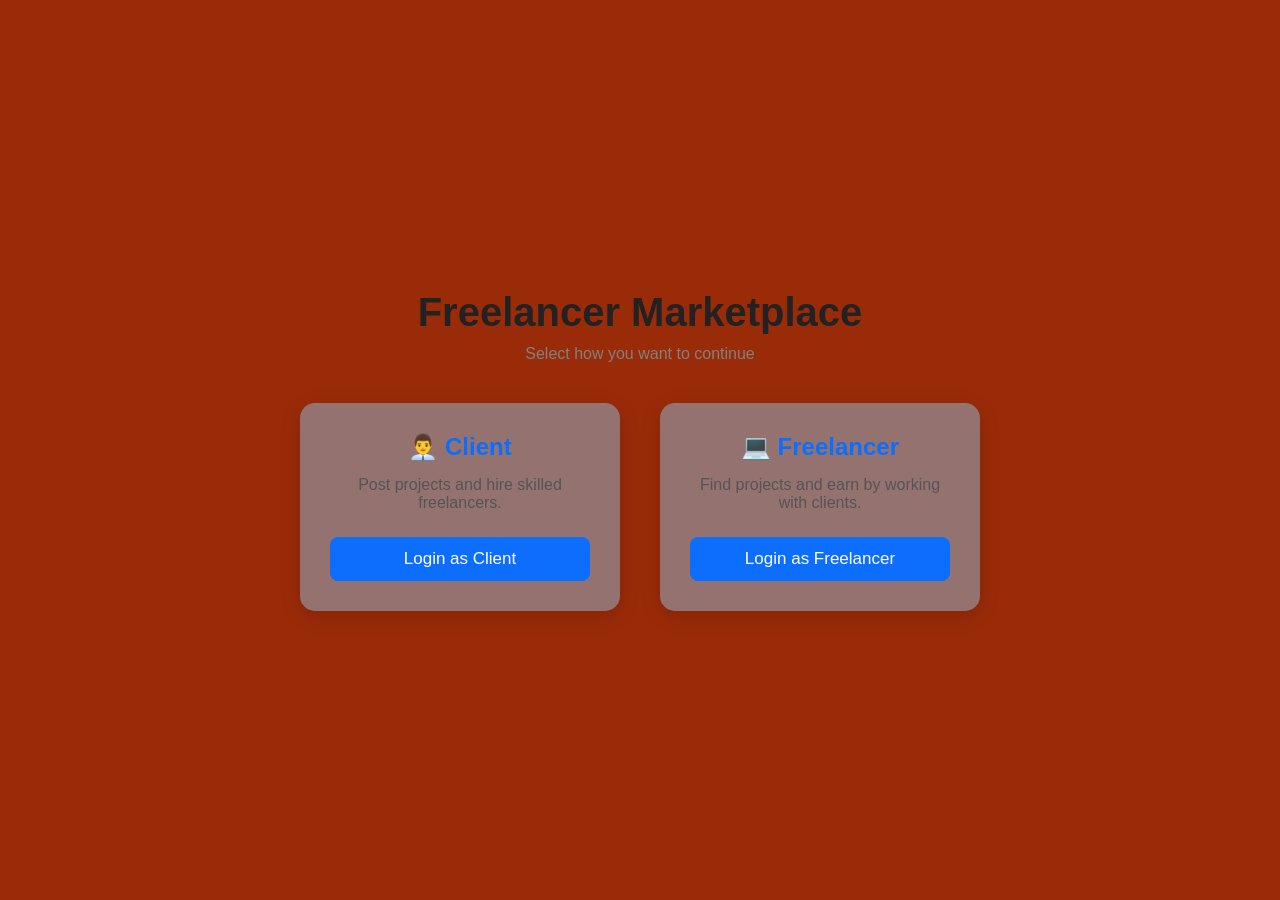
<file: index.html>
<!DOCTYPE html>
<html lang="en">
<head>
    <meta charset="UTF-8">
    <meta name="viewport" content="width=device-width, initial-scale=1.0">
    <title>Freelancer Marketplace</title>
    <link rel="stylesheet" href="style.css">
</head>
<body>

<div class="container">

    <h1>Freelancer Marketplace</h1>
    <p>Select how you want to continue</p>

    <div class="cards">

        <div class="card">
            <h2>👨‍💼 Client</h2>
            <p>Post projects and hire skilled freelancers.</p>

            <button onclick="location.href='client-login.html'">
                Login as Client
            </button>
        </div>

        <div class="card">
            <h2>💻 Freelancer</h2>
            <p>Find projects and earn by working with clients.</p>

            <button onclick="location.href='freelancer-login.html'">
                Login as Freelancer
            </button>
        </div>

    </div>

</div>

</body>
</html>
</file>
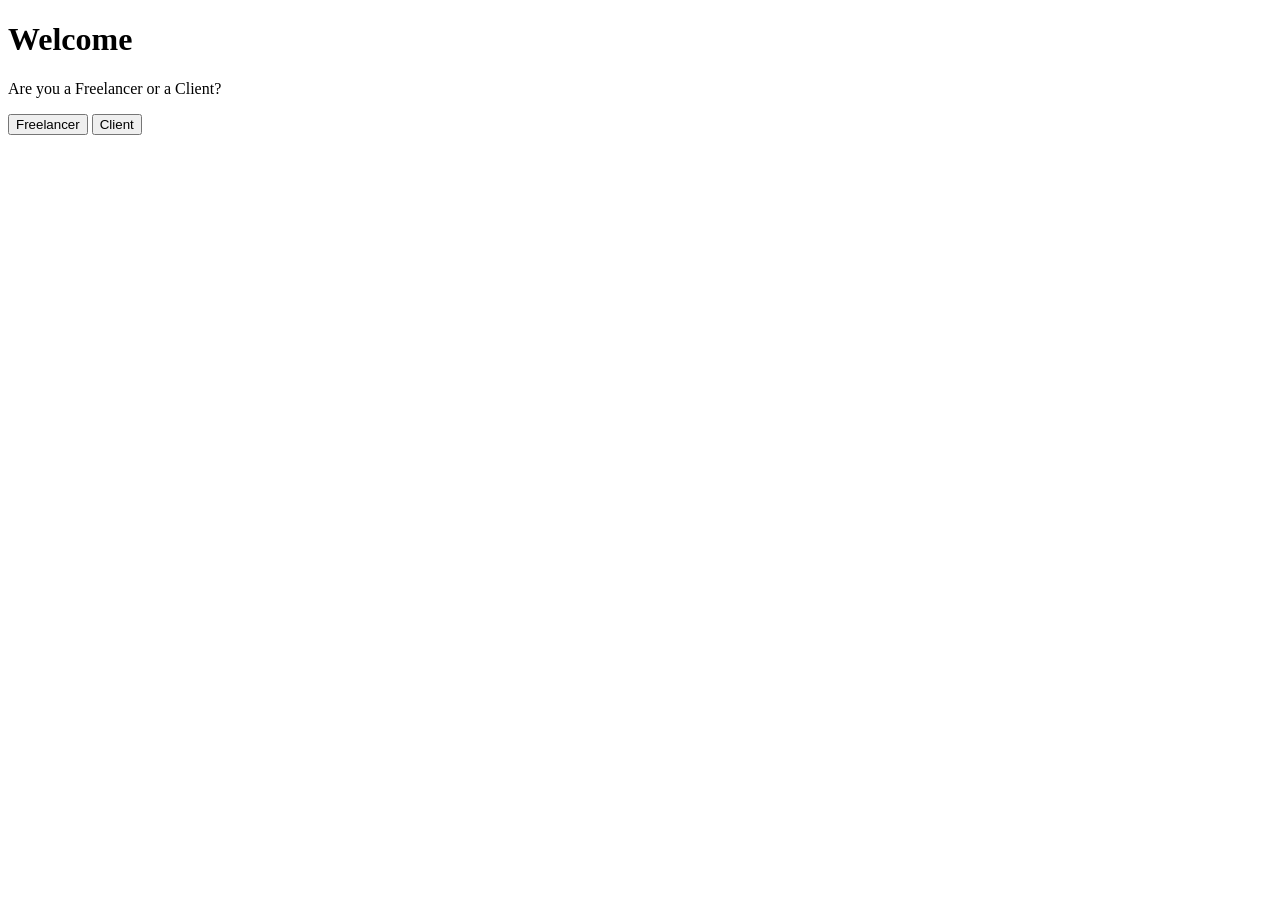
<file: home page.html>
<!DOCTYPE html>
<html>
<head>
    <title>Freelancing Platform</title>
    <!-- <link rel="stylesheet" href="c.css"> -->
</head>

<body>

    <div class="container">

        <h1>Welcome</h1>
        <p>Are you a Freelancer or a Client?</p>

        <button class="freelancer">Freelancer</button>

        <button class="client">Client</button>

    </div>

</body>
</html>
</file>
<file: style.css>
*{
    margin:0;
    padding:0;
    box-sizing:border-box;
    font-family:Arial, Helvetica, sans-serif;
}

body{
    background:#9A2B09;
    height:100vh;
    display:flex;
    justify-content:center;
    align-items:center;
}

.container{
    text-align:center;
}

.container h1{
    font-size:40px;
    color:#222;
    margin-bottom:10px;
}

.container p{
    color:gray;
    margin-bottom:40px;
}

.cards{
    display:flex;
    gap:40px;
}

.card{
    width:320px;
    background:#94726F;
    padding:30px;
    border-radius:15px;
    box-shadow:0 5px 20px rgba(0,0,0,.15);
    transition:.3s;
}

.card:hover{
    transform:translateY(-10px);
}

.card h2{
    color:#0d6efd;
    margin-bottom:15px;
}

.card p{
    color:#555;
    margin-bottom:25px;
}

button{
    width:100%;
    padding:12px;
    border:none;
    border-radius:8px;
    background:#0d6efd;
    color:white;
    font-size:17px;
    cursor:pointer;
    transition:.3s;
}

button:hover{
    background:#084298;
}
</file>
